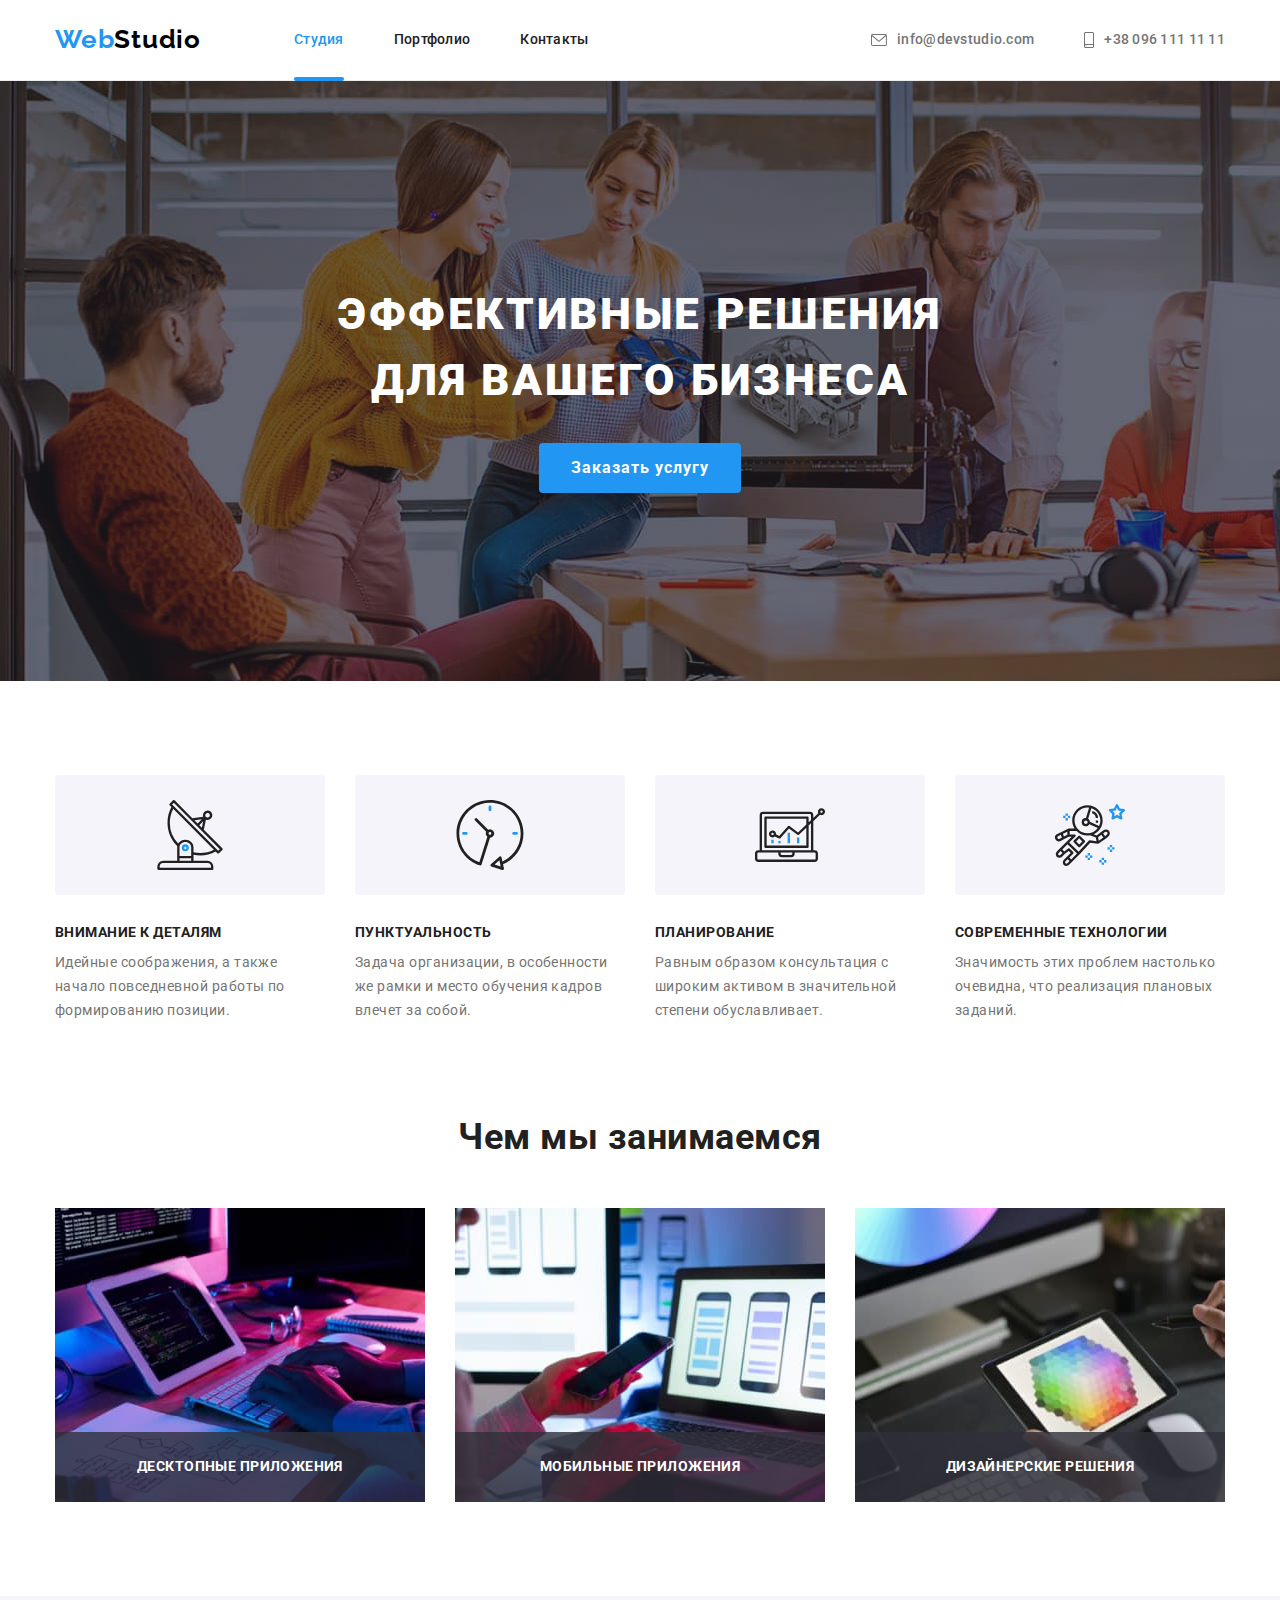
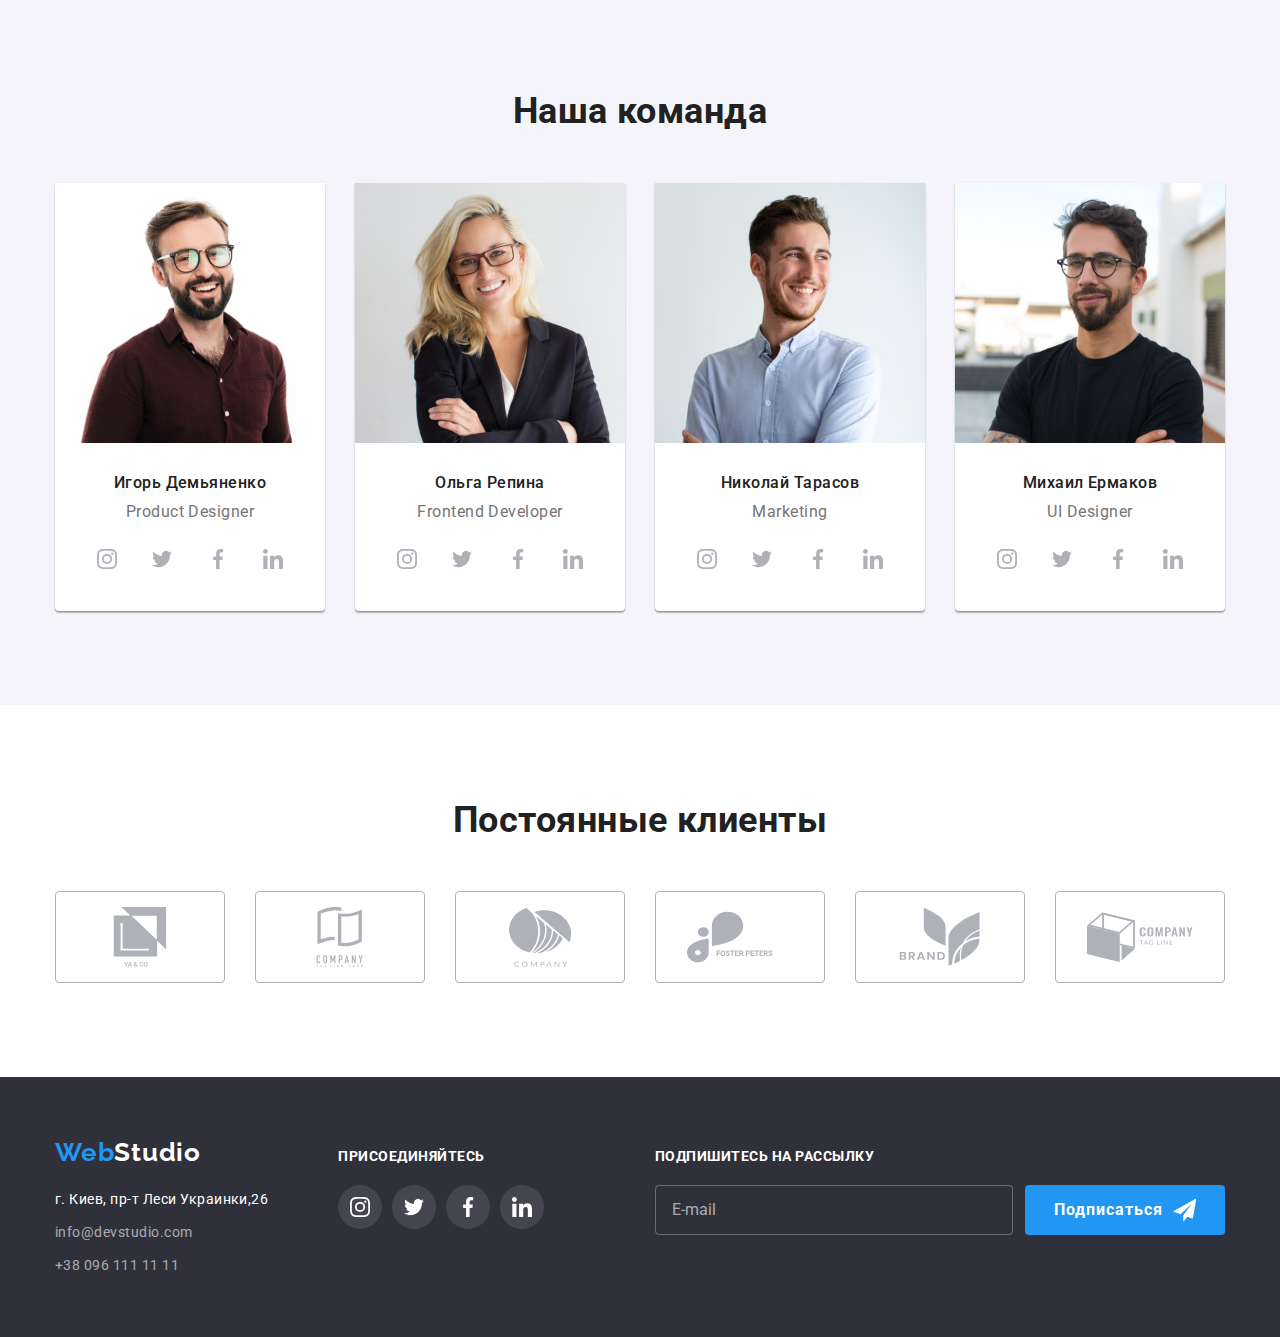
<file: index.html>
<!DOCTYPE html>
<html lang="ru">
  <head>
    <meta charset="UTF-8" />
    <meta http-equiv="X-UA-Compatible" content="IE=edge" />
    <meta name="viewport" content="width=device-width, initial-scale=1.0" />
    <title>Студия</title>
    <link
      href="https://fonts.googleapis.com/css2?family=Raleway:wght@700&family=Roboto:wght@400;500;700;900&display=swap"
      rel="stylesheet"
    />
    <link
      rel="stylesheet"
      href="https://cdnjs.cloudflare.com/ajax/libs/modern-normalize/1.1.0/modern-normalize.min.css"
    />
    <link rel="stylesheet" href="./css/styles.css" />
  </head>
  <body>
    <!-- Container Header -->

    <header class="header">
      <div class="header-page conteiner">
        <!-- Header Navigation -->
        <nav class="header-nav">
          <a lang="en" href="./index.html" class="logo-nav link">Web<span>Studio</span></a>
          <ul class="header-nav-list list">
            <li class="item current"><a href="./index.html" class="link current">Студия</a></li>
            <li class="item"><a href="./portfolio.html" class="link">Портфолио</a></li>
            <li class="item"><a href="" class="link">Контакты</a></li>
          </ul>
        </nav>

        <!-- Header Contects -->

        <ul class="header-contacts list">
          <li class="item">
            <a class="link" href="mailto:info@devstudio.com">
              <svg class="icon" width="16" height="12">
                <use href="./images/icons.svg#envelope"></use>
              </svg>
              info@devstudio.com
            </a>
          </li>
          <li class="item">
            <a class="link" href="tel:+380961111111">
              <svg class="icon" width="10" height="16">
                <use href="./images/icons.svg#smartphone"></use>
              </svg>
              +38 096 111 11 11
            </a>
          </li>
        </ul>
      </div>
    </header>

    <!-- Container About -->

    <main>
      <!-- section Hero -->
      <section class="hero">
        <div class="hero-page conteiner">
          <h1 class="hero-title">Эффективные решения для вашего бизнеса</h1>
          <button type="button" class="hero-button" data-modal-open>Заказать услугу</button>
        </div>
      </section>
      <!-- section Specifics -->
      <section class="specifics-content section">
        <div class="specifics-page conteiner">
          <h2 class="specifics-title visually-hidden">Особенности</h2>
          <ul class="specifics-list list">
            <li class="specifics-item">
              <div class="specifics-icon">
                <svg class="icon">
                  <use href="./images/icons.svg#antenna"></use>
                </svg>
              </div>
              <h3 class="specifics-caption">Внимание к деталям</h3>
              <p class="specifics-text">
                Идейные соображения, а также начало повседневной работы по формированию позиции.
              </p>
            </li>

            <li class="specifics-item">
              <div class="specifics-icon">
                <svg class="icon">
                  <use href="./images/icons.svg#clock"></use>
                </svg>
              </div>
              <h3 class="specifics-caption">Пунктуальность</h3>
              <p class="specifics-text">
                Задача организации, в особенности же рамки и место обучения кадров влечет за собой.
              </p>
            </li>

            <li class="specifics-item">
              <div class="specifics-icon">
                <svg class="icon">
                  <use href="./images/icons.svg#diagram"></use>
                </svg>
              </div>
              <h3 class="specifics-caption">Планирование</h3>
              <p class="specifics-text">
                Равным образом консультация с широким активом в значительной степени обуславливает.
              </p>
            </li>

            <li class="specifics-item">
              <div class="specifics-icon">
                <svg class="icon">
                  <use href="./images/icons.svg#astronaut"></use>
                </svg>
              </div>
              <h3 class="specifics-caption">Современные технологии</h3>
              <p class="specifics-text">
                Значимость этих проблем настолько очевидна, что реализация плановых заданий.
              </p>
            </li>
          </ul>
        </div>
      </section>
      <!-- section Features -->
      <section class="features-content section">
        <div class="conteiner">
          <h2 class="features-title section-title">Чем мы занимаемся</h2>
          <ul class="features-list list">
            <li class="features-item">
              <div class="features-item-thumb">
                <img
                  src="./images/box-1.jpg"
                  alt="Планшет с клавиатурой"
                  width="370"
                  height="294"
                />
                <div class="features-thumb">
                  <h3 class="features-caption">Десктопные приложения</h3>
                </div>
              </div>
            </li>

            <li class="features-item">
              <div class="features-item-thumb">
                <img src="./images/box-2.jpg" alt="Смартфон и ноутбук" width="370" height="294" />
                <div class="features-thumb">
                  <h3 class="features-caption">Мобильные приложения</h3>
                </div>
              </div>
            </li>

            <li class="features-item">
              <div class="features-item-thumb">
                <img
                  src="./images/box-3.jpg"
                  alt="Планшет с изображением"
                  width="370"
                  height="294"
                />
                <div class="features-thumb">
                  <h3 class="features-caption">Дизайнерские решения</h3>
                </div>
              </div>
            </li>
          </ul>
        </div>
      </section>

      <!-- section Team -->

      <section class="team-content section">
        <div class="conteiner">
          <h2 class="team-title section-title">Наша команда</h2>
          <ul class="team-list list">
            <li class="team-item">
              <img
                src="./images/team-card-1.jpg"
                alt="Мужчина в очках с бородой в коричневой рубашке"
                width="270"
                height="260"
              />
              <div class="team-card">
                <h3 class="team-caption">Игорь Демьяненко</h3>
                <p lang="en" class="team-text">Product Designer</p>
                <ul class="team-links-list list">
                  <li class="team-links-item">
                    <a class="team-links-icon" href="" aria-label="instagram">
                      <svg class="icon">
                        <use href="./images/icons.svg#instagram"></use>
                      </svg>
                    </a>
                  </li>

                  <li class="team-links-item">
                    <a class="team-links-icon" href="" aria-label="twitter">
                      <svg class="icon">
                        <use href="./images/icons.svg#twitter"></use>
                      </svg>
                    </a>
                  </li>

                  <li class="team-links-item">
                    <a class="team-links-icon" href="" aria-label="facebook">
                      <svg class="icon">
                        <use href="./images/icons.svg#facebook"></use>
                      </svg>
                    </a>
                  </li>

                  <li class="team-links-item">
                    <a class="team-links-icon" href="" aria-label="linkedin">
                      <svg class="icon">
                        <use href="./images/icons.svg#linkedin"></use>
                      </svg>
                    </a>
                  </li>
                </ul>
              </div>
            </li>

            <li class="team-item">
              <img
                src="./images/team-card-2.jpg"
                alt="Девушка с белыми волосами в очках в черном пиджаке"
                width="270"
                height="260"
              />
              <div class="team-card">
                <h3 class="team-caption">Ольга Репина</h3>
                <p lang="en" class="team-text">Frontend Developer</p>
                <ul class="team-links-list list">
                  <li class="team-links-item">
                    <a class="team-links-icon" href="" aria-label="instagram">
                      <svg class="icon">
                        <use href="./images/icons.svg#instagram"></use>
                      </svg>
                    </a>
                  </li>

                  <li class="team-links-item">
                    <a class="team-links-icon" href="" aria-label="twitter">
                      <svg class="icon">
                        <use href="./images/icons.svg#twitter"></use>
                      </svg>
                    </a>
                  </li>

                  <li class="team-links-item">
                    <a class="team-links-icon" href="" aria-label="facebook">
                      <svg class="icon">
                        <use href="./images/icons.svg#facebook"></use>
                      </svg>
                    </a>
                  </li>

                  <li class="team-links-item">
                    <a class="team-links-icon" href="" aria-label="linkedin">
                      <svg class="icon">
                        <use href="./images/icons.svg#linkedin"></use>
                      </svg>
                    </a>
                  </li>
                </ul>
              </div>
            </li>

            <li class="team-item">
              <img
                src="./images/team-card-3.jpg"
                alt="Мужчина в белой рубашке"
                width="270"
                height="260"
              />
              <div class="team-card">
                <h3 class="team-caption">Николай Тарасов</h3>
                <p lang="en" class="team-text">Marketing</p>
                <ul class="team-links-list list">
                  <li class="team-links-item">
                    <a class="team-links-icon" href="" aria-label="instagram">
                      <svg class="icon">
                        <use href="./images/icons.svg#instagram"></use>
                      </svg>
                    </a>
                  </li>

                  <li class="team-links-item">
                    <a class="team-links-icon" href="" aria-label="twitter">
                      <svg class="icon">
                        <use href="./images/icons.svg#twitter"></use>
                      </svg>
                    </a>
                  </li>

                  <li class="team-links-item">
                    <a class="team-links-icon" href="" aria-label="facebook">
                      <svg class="icon">
                        <use href="./images/icons.svg#facebook"></use>
                      </svg>
                    </a>
                  </li>

                  <li class="team-links-item">
                    <a class="team-links-icon" href="" aria-label="linkedin">
                      <svg class="icon">
                        <use href="./images/icons.svg#linkedin"></use>
                      </svg>
                    </a>
                  </li>
                </ul>
              </div>
            </li>

            <li class="team-item">
              <img
                src="./images/team-card-4.jpg"
                alt="Мужчина в очках с бородой в черной футболке"
                width="270"
                height="260"
              />
              <div class="team-card">
                <h3 class="team-caption">Михаил Ермаков</h3>
                <p lang="en" class="team-text">UI Designer</p>
                <ul class="team-links-list list">
                  <li class="team-links-item">
                    <a class="team-links-icon" href="" aria-label="instagram">
                      <svg class="icon">
                        <use href="./images/icons.svg#instagram"></use>
                      </svg>
                    </a>
                  </li>

                  <li class="team-links-item">
                    <a class="team-links-icon" href="" aria-label="twitter">
                      <svg class="icon">
                        <use href="./images/icons.svg#twitter"></use>
                      </svg>
                    </a>
                  </li>

                  <li class="team-links-item">
                    <a class="team-links-icon" href="" aria-label="facebook">
                      <svg class="icon">
                        <use href="./images/icons.svg#facebook"></use>
                      </svg>
                    </a>
                  </li>

                  <li class="team-links-item">
                    <a class="team-links-icon" href="" aria-label="linkedin">
                      <svg class="icon">
                        <use href="./images/icons.svg#linkedin"></use>
                      </svg>
                    </a>
                  </li>
                </ul>
              </div>
            </li>
          </ul>
        </div>
      </section>

      <!--section Clients -->

      <section class="clients-content section">
        <div class="conteiner">
          <h2 class="clients-title section-title">Постоянные клиенты</h2>
          <ul class="clients-list list">
            <li class="clients-item">
              <a class="clients-links" href="" aria-label="company-a">
                <svg class="icon" width="106" height="60">
                  <use href="./images/icons.svg#group-a"></use>
                </svg>
              </a>
            </li>

            <li class="clients-item">
              <a class="clients-links" href="" aria-label="company-b">
                <svg class="icon" width="106" height="60">
                  <use href="./images/icons.svg#group-b"></use>
                </svg>
              </a>
            </li>

            <li class="clients-item">
              <a class="clients-links" href="" aria-label="company-c">
                <svg class="icon" width="106" height="60">
                  <use href="./images/icons.svg#group-c"></use>
                </svg>
              </a>
            </li>

            <li class="clients-item">
              <a class="clients-links" href="" aria-label="company-d">
                <svg class="icon" width="106" height="60">
                  <use href="./images/icons.svg#group-d"></use>
                </svg>
              </a>
            </li>

            <li class="clients-item">
              <a class="clients-links" href="" aria-label="company-e">
                <svg class="icon" width="106" height="60">
                  <use href="./images/icons.svg#group-e"></use>
                </svg>
              </a>
            </li>

            <li class="clients-item">
              <a class="clients-links" href="" aria-label="company-f">
                <svg class="icon" width="106" height="60">
                  <use href="./images/icons.svg#group-f"></use>
                </svg>
              </a>
            </li>
          </ul>
        </div>
      </section>
    </main>

    <!-- Container Information -->

    <footer>
      <div class="conteiner">
        <!-- Address -->

        <div class="address-content">
          <a lang="en" href="./index.html" class="logo-footer link">Web<span>Studio</span></a>
          <address>
            <ul class="address-list list">
              <li>
                <a href="https://goo.gl/maps/yYDRXDm1d8VH44QLA" target="_blank" class="map link"
                  >г. Киев, пр-т Леси Украинки,26</a
                >
              </li>
              <li><a href="mailto:info@devstudio.com" class="mail link">info@devstudio.com</a></li>
              <li><a href="tel:+380961111111" class="tel link">+38 096 111 11 11</a></li>
            </ul>
          </address>
        </div>

        <!-- Footer Links -->

        <div class="footer-links-content">
          <b class="footer-links-caption">присоединяйтесь</b>
          <ul class="footer-links-list list">
            <li class="footer-links-item">
              <a class="footer-links-icon" href="" aria-label="instagram">
                <svg class="icon">
                  <use href="./images/icons.svg#instagram"></use>
                </svg>
              </a>
            </li>

            <li class="footer-links-item">
              <a class="footer-links-icon" href="" aria-label="twitter">
                <svg class="icon">
                  <use href="./images/icons.svg#twitter"></use>
                </svg>
              </a>
            </li>

            <li class="footer-links-item">
              <a class="footer-links-icon" href="" aria-label="facebook">
                <svg class="icon">
                  <use href="./images/icons.svg#facebook"></use>
                </svg>
              </a>
            </li>

            <li class="footer-links-item">
              <a class="footer-links-icon" href="" aria-label="linkedin">
                <svg class="icon">
                  <use href="./images/icons.svg#linkedin"></use>
                </svg>
              </a>
            </li>
          </ul>
        </div>

        <!-- Footer mailing -->

        <form name="footer-form" autocomplete="on" class="footer-form">
          <strong class="footer-form-titel">Подпишитесь на рассылку</strong>
          <div class="mailing-field">
            <input type="email" name="mail" placeholder="E-mail" class="mailing-input" />

            <button type="submit" class="footer-button">
              Подписаться
              <svg class="icon" width="24" height="24">
                <use href="./images/icons.svg#icon-send"></use>
              </svg>
            </button>
          </div>
        </form>
      </div>
    </footer>

    <!-- Model window -->

    <div class="backdrop is-hidden" data-modal>
      <div class="modal">
        <button class="modal-button" data-modal-close>
          <svg class="icon">
            <use href="./images/icons.svg#close-black"></use>
          </svg>
        </button>

        <!-- Modal form -->

        <form name="modal-form" autocomplete="on" class="modal-form">
          <b class="modal-form-titel">Оставьте свои данные, мы вам перезвоним</b>

          <div class="user-input">
            <div class="modal-form-field">
              <label class="modal-form-input">
                <span>Имя</span>
                <input type="text" name="user-name" autofocus />
                <svg class="icon" width="18" height="18">
                  <use href="./images/icons.svg#person"></use>
                </svg>
              </label>
            </div>

            <div class="modal-form-field">
              <label class="modal-form-input">
                <span>Телефон</span>
                <input type="tel" name="tel" />
                <svg class="icon" width="18" height="18">
                  <use href="./images/icons.svg#phone"></use>
                </svg>
              </label>
            </div>

            <div class="modal-form-field">
              <label class="modal-form-input">
                <span>Почта</span>
                <input type="email" name="email" />
                <svg class="icon" width="18" height="18">
                  <use href="./images/icons.svg#email"></use>
                </svg>
              </label>
            </div>

            <label class="modal-form-comment">
              <span>Комментарий</span>
              <textarea name="comment" placeholder="Введите текст"></textarea>
            </label>
          </div>

          <div class="modal-form-policy">
            <label class="policy-label">
              <input type="checkbox" name="policy" class="checkbox" />
              <span class="icon"></span>
              <span class="policy-text">Соглашаюсь с рассылкой и принимаю</span>
            </label>
            <a href="" class="link">Условия договора</a>
          </div>

          <button type="submit" class="modal-form-button">Отправить</button>
        </form>
      </div>
    </div>

    <script src="./js/modal.js"></script>
    <script>
      const { height: headerHeight } = document.querySelector('.header').getBoundingClientRect();
      document.body.style.paddingTop = `${headerHeight}px`;
    </script>
  </body>
</html>
</file>
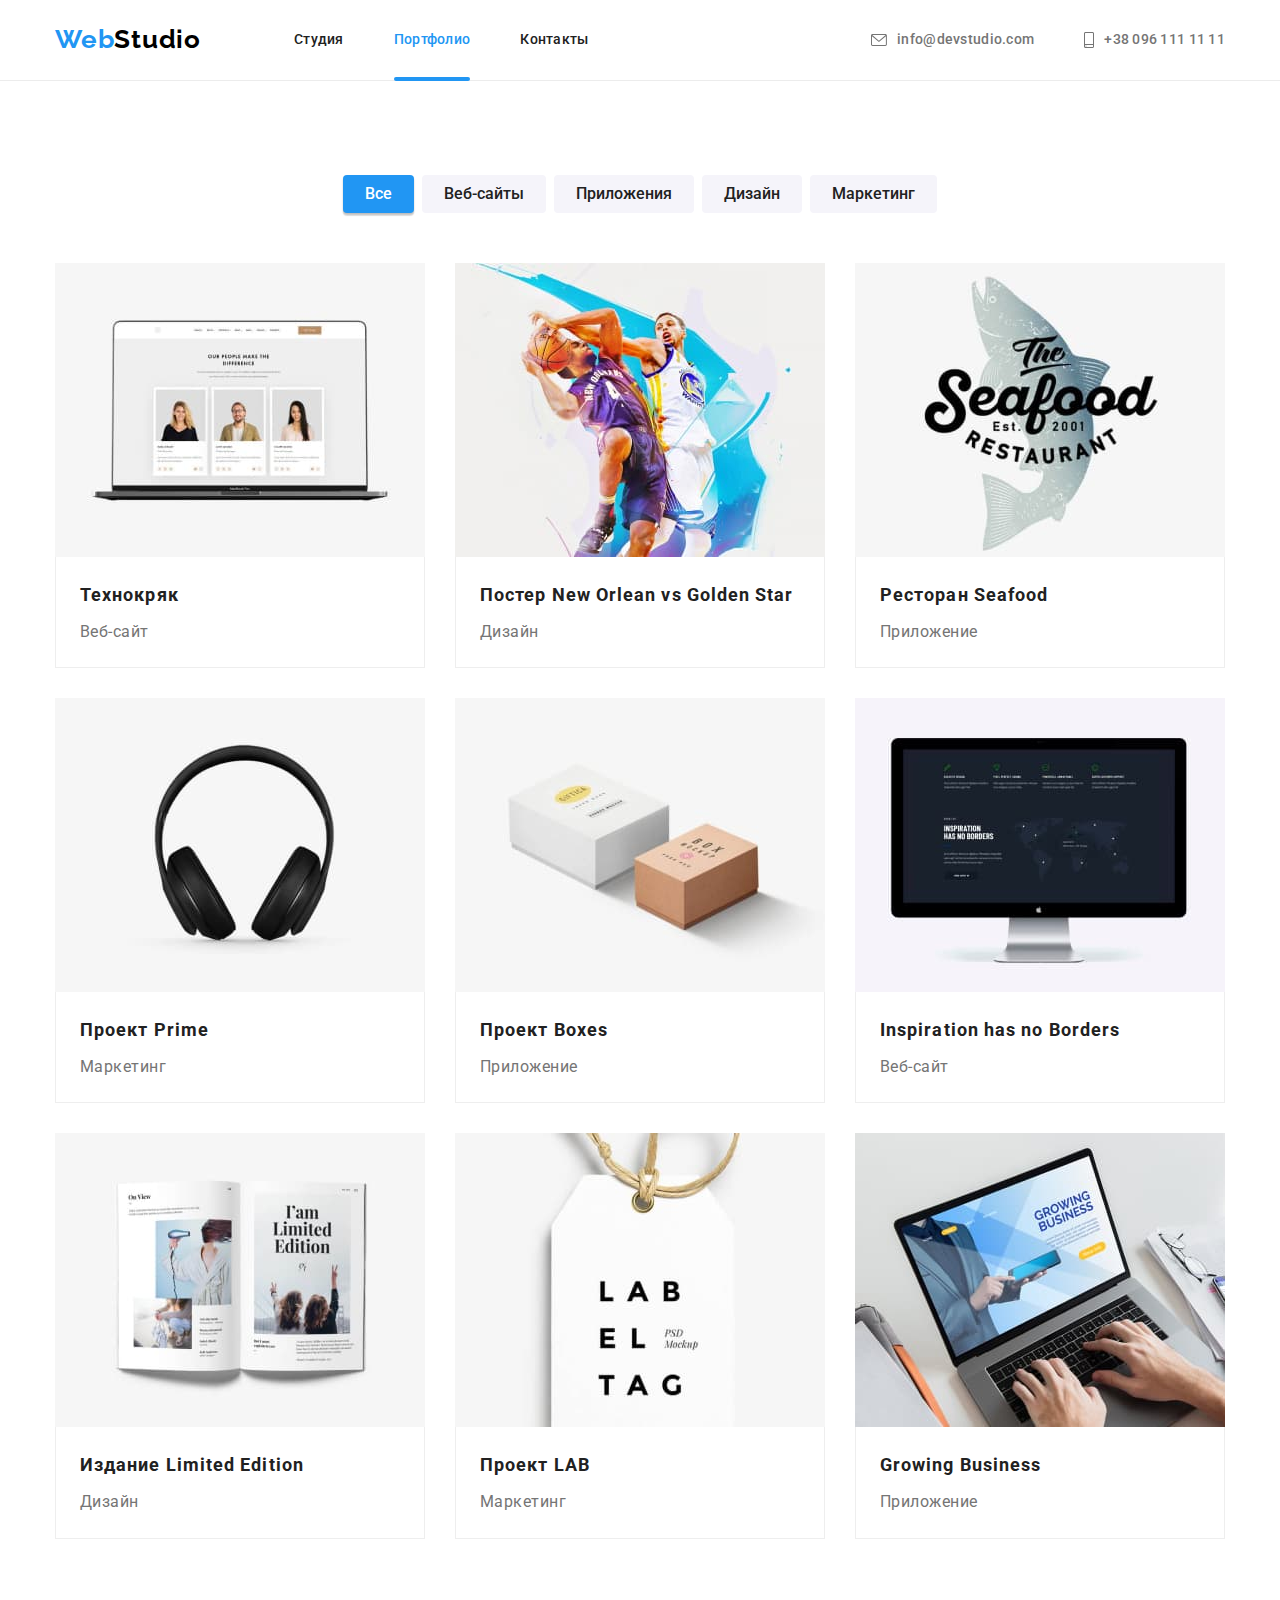
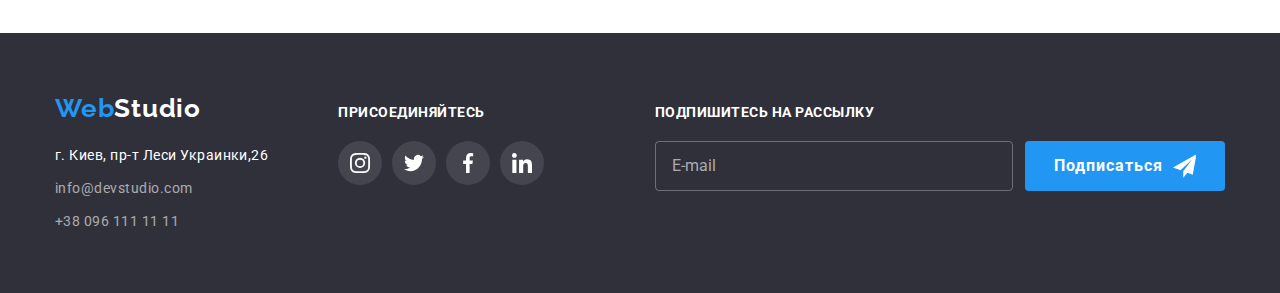
<file: portfolio.html>
<!DOCTYPE html>
<html lang="ru">
  <head>
    <meta charset="UTF-8" />
    <meta http-equiv="X-UA-Compatible" content="IE=edge" />
    <meta name="viewport" content="width=device-width, initial-scale=1.0" />
    <title>Портфолио</title>
    <link rel="preconnect" href="https://fonts.googleapis.com" />
    <link rel="preconnect" href="https://fonts.gstatic.com" crossorigin />
    <link
      href="https://fonts.googleapis.com/css2?family=Raleway:wght@700&family=Roboto:wght@400;500;700;900&display=swap"
      rel="stylesheet"
    />
    <link
      rel="stylesheet"
      href="https://cdnjs.cloudflare.com/ajax/libs/modern-normalize/1.1.0/modern-normalize.min.css"
    />
    <link rel="stylesheet" href="./css/styles.css" />
  </head>
  <body>
    <!-- Container Header -->

    <header class="header">
      <div class="header-page conteiner">
        <!-- Header Navigation -->
        <nav class="header-nav">
          <a lang="en" href="./index.html" class="logo-nav link">Web<span>Studio</span></a>
          <ul class="header-nav-list list">
            <li class="item"><a href="./index.html" class="link">Студия</a></li>
            <li class="item current">
              <a href="./portfolio.html" class="link current">Портфолио</a>
            </li>
            <li class="item"><a href="" class="link">Контакты</a></li>
          </ul>
        </nav>

        <!-- Header Contects -->

        <ul class="header-contacts list">
          <li class="item">
            <a class="link" href="mailto:info@devstudio.com">
              <svg class="icon" width="16" height="12">
                <use href="./images/icons.svg#envelope"></use>
              </svg>
              info@devstudio.com
            </a>
          </li>
          <li class="item">
            <a class="link" href="tel:+380961111111">
              <svg class="icon" width="10" height="16">
                <use href="./images/icons.svg#smartphone"></use>
              </svg>
              +38 096 111 11 11
            </a>
          </li>
        </ul>
      </div>
    </header>

    <!-- Container Portfolio -->

    <main>
      <!-- section Portfolio -->

      <section class="works-content section">
        <div class="warks-page conteiner">
          <!-- Potrfolio navigation -->

          <ul class="works-nav list">
            <li class="works-nav-item">
              <button type="button" class="works-button current">Все</button>
            </li>

            <li class="works-nav-item">
              <button type="button" class="works-button">Веб-сайты</button>
            </li>

            <li class="works-nav-item">
              <button type="button" class="works-button">Приложения</button>
            </li>

            <li class="works-nav-item">
              <button type="button" class="works-button">Дизайн</button>
            </li>

            <li class="works-nav-item">
              <button type="button" class="works-button">Маркетинг</button>
            </li>
          </ul>

          <!-- Works -->

          <h1 class="works-titel visually-hidden">Работы</h1>
          <ul class="works-list list">
            <li class="works-item">
              <a class="works-item-link link" href="">
                <div class="works-item-thumb">
                  <img
                    src="./images/portfol-1.jpg"
                    alt="ноутбук с вебсайтом"
                    width="370"
                    height="294"
                  />

                  <div class="works-info-thumb">
                    <p class="works-info">
                      Технокряк это современная площадка распространения коронавируса. Компании
                      используют эту платформу для цифрового шпионажа и атак на защищённые сервера
                      конкурентов.
                    </p>
                  </div>
                </div>

                <div class="works-card">
                  <h2 class="works-caption">Технокряк</h2>
                  <p class="works-text">Веб-сайт</p>
                </div>
              </a>
            </li>

            <li class="works-item">
              <a class="works-item-link link" href="">
                <div class="works-item-thumb">
                  <img src="./images/portfol-2.jpg" alt="баскетболисты" width="370" height="294" />
                  <div class="works-info-thumb">
                    <p class="works-info">
                      Lorem ipsum dolor sit amet consectetur adipisicing elit. Explicabo aliquam
                      ipsam enim dolor reiciendis repellat non, saepe obcaecati praesentium quas
                      repellendus rerum aspernatur accusantium in illum cupiditate minima provident
                      quae.
                    </p>
                  </div>
                </div>

                <div class="works-card">
                  <h2 class="works-caption">
                    Постер <span lang="en">New Orlean vs Golden Star</span>
                  </h2>
                  <p class="works-text">Дизайн</p>
                </div>
              </a>
            </li>

            <li class="works-item">
              <a class="works-item-link link" href="">
                <div class="works-item-thumb">
                  <img src="./images/portfol-3.jpg" alt="лого с рыбой" width="370" height="294" />
                  <div class="works-info-thumb">
                    <p class="works-info">
                      Lorem ipsum dolor sit amet consectetur adipisicing elit. Explicabo aliquam
                      ipsam enim dolor reiciendis repellat non, saepe obcaecati praesentium quas
                      repellendus rerum aspernatur accusantium in illum cupiditate minima provident
                      quae.
                    </p>
                  </div>
                </div>

                <div class="works-card">
                  <h2 class="works-caption">Ресторан <span lang="en">Seafood</span></h2>
                  <p class="works-text">Приложение</p>
                </div>
              </a>
            </li>

            <li class="works-item">
              <a class="works-item-link link" href="">
                <div class="works-item-thumb">
                  <img src="./images/portfol-4.jpg" alt="наушники" width="370" height="294" />
                  <div class="works-info-thumb">
                    <p class="works-info">
                      Lorem ipsum dolor sit amet consectetur adipisicing elit. Explicabo aliquam
                      ipsam enim dolor reiciendis repellat non, saepe obcaecati praesentium quas
                      repellendus rerum aspernatur accusantium in illum cupiditate minima provident
                      quae.
                    </p>
                  </div>
                </div>

                <div class="works-card">
                  <h2 class="works-caption">Проект <span>Prime</span></h2>
                  <p class="works-text">Маркетинг</p>
                </div>
              </a>
            </li>

            <li class="works-item">
              <a class="works-item-link link" href="">
                <div class="works-item-thumb">
                  <img src="./images/portfol-5.jpg" alt="две коробки" width="370" height="294" />
                  <div class="works-info-thumb">
                    <p class="works-info">
                      Lorem ipsum dolor sit amet consectetur adipisicing elit. Explicabo aliquam
                      ipsam enim dolor reiciendis repellat non, saepe obcaecati praesentium quas
                      repellendus rerum aspernatur accusantium in illum cupiditate minima provident
                      quae.
                    </p>
                  </div>
                </div>

                <div class="works-card">
                  <h2 class="works-caption">Проект <span lang="en">Boxes</span></h2>
                  <p class="works-text">Приложение</p>
                </div>
              </a>
            </li>

            <li class="works-item">
              <a class="works-item-link link" href="">
                <div class="works-item-thumb">
                  <img
                    src="./images/portfol-6.jpg"
                    alt="монитор компьютера"
                    width="370"
                    height="294"
                  />
                  <div class="works-info-thumb">
                    <p class="works-info">
                      Lorem ipsum dolor sit amet consectetur adipisicing elit. Explicabo aliquam
                      ipsam enim dolor reiciendis repellat non, saepe obcaecati praesentium quas
                      repellendus rerum aspernatur accusantium in illum cupiditate minima provident
                      quae.
                    </p>
                  </div>
                </div>
                <div class="works-card">
                  <h2 lang="en" class="works-caption">Inspiration has no Borders</h2>
                  <p class="works-text">Веб-сайт</p>
                </div>
              </a>
            </li>

            <li class="works-item">
              <a class="works-item-link link" href="">
                <div class="works-item-thumb">
                  <img
                    src="./images/portfol-7.jpg"
                    alt="развернутая книга"
                    width="370"
                    height="294"
                  />
                  <div class="works-info-thumb">
                    <p class="works-info">
                      Lorem ipsum dolor sit amet consectetur adipisicing elit. Explicabo aliquam
                      ipsam enim dolor reiciendis repellat non, saepe obcaecati praesentium quas
                      repellendus rerum aspernatur accusantium in illum cupiditate minima provident
                      quae.
                    </p>
                  </div>
                </div>
                <div class="works-card">
                  <h2 class="works-caption">Издание <span lang="en">Limited Edition</span></h2>
                  <p class="works-text">Дизайн</p>
                </div>
              </a>
            </li>

            <li class="works-item">
              <a class="works-item-link link" href="">
                <div class="works-item-thumb">
                  <img src="./images/portfol-8.jpg" alt="бирка с лого" width="370" height="294" />
                  <div class="works-info-thumb">
                    <p class="works-info">
                      Lorem ipsum dolor sit amet consectetur adipisicing elit. Explicabo aliquam
                      ipsam enim dolor reiciendis repellat non, saepe obcaecati praesentium quas
                      repellendus rerum aspernatur accusantium in illum cupiditate minima provident
                      quae.
                    </p>
                  </div>
                </div>
                <div class="works-card">
                  <h2 class="works-caption">Проект <span lang="en">LAB</span></h2>
                  <p class="works-text">Маркетинг</p>
                </div>
              </a>
            </li>

            <li class="works-item">
              <a class="works-item-link link" href="">
                <div class="works-item-thumb">
                  <img
                    src="./images/portfol-9.jpg"
                    alt="открытый ноутбук с руками"
                    width="370"
                    height="294"
                  />
                  <div class="works-info-thumb">
                    <p class="works-info">
                      Lorem ipsum dolor sit amet consectetur adipisicing elit. Explicabo aliquam
                      ipsam enim dolor reiciendis repellat non, saepe obcaecati praesentium quas
                      repellendus rerum aspernatur accusantium in illum cupiditate minima provident
                      quae.
                    </p>
                  </div>
                </div>
                <div class="works-card">
                  <h2 lang="en" class="works-caption">Growing Business</h2>
                  <p class="works-text">Приложение</p>
                </div>
              </a>
            </li>
          </ul>
        </div>
      </section>
    </main>

    <!-- Container Information -->

    <footer>
      <div class="conteiner">
        <!-- Address -->

        <div class="address-content">
          <a lang="en" href="./index.html" class="logo-footer link">Web<span>Studio</span></a>
          <address>
            <ul class="address-list list">
              <li>
                <a href="https://goo.gl/maps/yYDRXDm1d8VH44QLA" target="_blank" class="map link"
                  >г. Киев, пр-т Леси Украинки,26</a
                >
              </li>
              <li><a href="mailto:info@devstudio.com" class="mail link">info@devstudio.com</a></li>
              <li><a href="tel:+380961111111" class="tel link">+38 096 111 11 11</a></li>
            </ul>
          </address>
        </div>

        <!-- Footer Links -->

        <div class="footer-links-content">
          <b class="footer-links-caption">присоединяйтесь</b>
          <ul class="footer-links-list list">
            <li class="footer-links-item">
              <a class="footer-links-icon" href="" aria-label="instagram">
                <svg class="icon">
                  <use href="./images/icons.svg#instagram"></use>
                </svg>
              </a>
            </li>

            <li class="footer-links-item">
              <a class="footer-links-icon" href="" aria-label="twitter">
                <svg class="icon">
                  <use href="./images/icons.svg#twitter"></use>
                </svg>
              </a>
            </li>

            <li class="footer-links-item">
              <a class="footer-links-icon" href="" aria-label="facebook">
                <svg class="icon">
                  <use href="./images/icons.svg#facebook"></use>
                </svg>
              </a>
            </li>

            <li class="footer-links-item">
              <a class="footer-links-icon" href="" aria-label="linkedin">
                <svg class="icon">
                  <use href="./images/icons.svg#linkedin"></use>
                </svg>
              </a>
            </li>
          </ul>
        </div>

        <!-- Footer mailing -->

        <form name="footer-form" autocomplete="on" class="footer-form">
          <strong class="footer-form-titel">Подпишитесь на рассылку</strong>
          <div class="mailing-field">
            <input type="email" name="mail" placeholder="E-mail" class="mailing-input" />

            <button type="submit" class="footer-button">
              Подписаться
              <svg class="icon" width="24" height="24">
                <use href="./images/icons.svg#icon-send"></use>
              </svg>
            </button>
          </div>
        </form>
      </div>
    </footer>

    <script>
      const { height: headerHeight } = document.querySelector('.header').getBoundingClientRect();
      document.body.style.paddingTop = `${headerHeight}px`;
    </script>
  </body>
</html>
</file>
<file: css/styles.css>
/* основной цвет текста #757575 */
/* вторичный цвет текста #212121 */
/* дополнительный цвет белый #FFFFFF */
/* дополнительный цвет черный #000000 */
/* акцент #2196F3 */
/* вторичный цвет фона #2F303A */
/* вторичный цвет белого фона #F5F4FA */
:root {
  --primary-text-color: #757575;
  --secondary-text-color: #212121;
  --white-text-color: #ffffff;
  --black-text-color: #000000;
  --mailing-text-color: rgba(255, 255, 255, 0.6);
  --placeholder-text-color: rgba(117, 117, 117, 0.5);
  --accent-color: #2196f3;
  --accent-color-transparency: rgba(33, 150, 243, 0.9);
  --accent-color-secondary: #188ce8;
  --background-primary-color: #ffffff;
  --background-accent-color: #2f303a;
  --background-secondary-color: #f5f4fa;
  --background-img-color: #c4c4c4;
  --background-link-color: rgba(255, 255, 255, 0.1);
  --bg-linear-gradient: rgba(47, 48, 58, 0.4);
  --bg-secondary-gradient: rgba(47, 48, 58, 0.8);
  --bg-model-window: rgba(0, 0, 0, 0.2);
  --address-color: rgba(255, 255, 255, 0.6);
  --border: 1px solid #ececec;
  --border-secondary: 1px solid #eeeeee;
  --icon-color: #afb1b8;
  --border-icon: 1px solid #afb1b8;
  --border-icon-accent: 1px solid #2196f3;
  --border-footer-mailing: 1px solid rgba(255, 255, 255, 0.3);
  --border-model-input: 1px solid rgba(33, 33, 33, 0.2);
  --border-model-input-focus: 1px solid #2196F3;
  --box-shadow: 0px 1px 3px rgba(0, 0, 0, 0.12), 0px 1px 1px rgba(0, 0, 0, 0.14),
    0px 2px 1px rgba(0, 0, 0, 0.2);
  --box-shadow-works: 0px 4px 4px rgba(0, 0, 0, 0.25), 0px 1px 1px rgba(0, 0, 0, 0.12),
    0px 4px 4px rgba(0, 0, 0, 0.06), 1px 4px 6px rgba(0, 0, 0, 0.16);
  --box-shadow-works-nav: 0px 3px 1px rgba(0, 0, 0, 0.1), 0px 1px 2px rgba(0, 0, 0, 0.08),
    0px 2px 2px rgba(0, 0, 0, 0.12);
  --transition: 250ms cubic-bezier(0.4, 0, 0.2, 1);
}

body {
  background-color: var(--background-primary-color);
  color: var(--primary-text-color);

  font-family: 'Roboto', sans-serif;
  letter-spacing: 0.03em;
}
h1,
h2,
h3,
ul,
p {
  margin: 0;
}
img {
  display: block;
  max-width: 100%;
  height: auto;
}
.conteiner {
  width: 1200px;
  margin-left: auto;
  margin-right: auto;
  padding: 0 15px;
}
.link {
  text-decoration: none;
}
.list {
  padding: 0;
  margin: 0;
  list-style: none;
}
.visually-hidden {
  position: absolute;
  width: 1px;
  height: 1px;
  margin: -1px;
  border: 0;
  padding: 0;
  clip: rect(0 0 0 0);
  overflow: hidden;
}
/* ------------------------------------LOGO------------------------------ */

.logo-nav,
.logo-footer {
  color: var(--accent-color);

  font-family: 'Raleway', sans-serif;
  font-weight: 700;
  font-size: 26px;
  line-height: 1.2;
  letter-spacing: 0.03em;
}
.logo-nav.link {
  padding: 24px 0;
}
.logo-nav span {
  color: var(--black-text-color);
}
.logo-footer {
  display: inline-block;
  margin-bottom: 20px;
}
.logo-footer span {
  color: var(--white-text-color);
}

/* ------------------------------Conteiner Header------------------------ */

.header {
  position: fixed;
  top: 0;
  left: 0;
  width: 100%;
  min-height: 80px;
  z-index: 1;

  border-bottom: var(--border);
  background-color: var(--background-primary-color);

  font-weight: 500;
  font-size: 14px;
  line-height: 1.14;
  letter-spacing: 0.02em;
}
.header-page {
  display: flex;
}
/* --------------------------Header navigation---------------------------- */

.header-nav {
  display: flex;
  align-items: center;
}
.header-nav-list {
  position: relative;
  display: flex;
  margin-left: 93px;
}
.header-nav-list .link {
  display: block;
  padding: 32px 0;
  color: var(--secondary-text-color);
  transition: color var(--transition);
}
.header-nav-list .link.current,
.header-nav-list .link:hover,
.header-nav-list .link:focus {
  color: var(--accent-color);
}
.header-nav-list > .item:not(:last-child) {
  margin-right: 50px;
}
.header-nav-list > .item.current {
  position: relative;
}
.header-nav-list > .item.current::after {
  position: absolute;
  left: 0;
  bottom: -1px;

  display: inline-block;
  content: '';
  width: 100%;
  height: 4px;
  border-radius: 2px;
  background-color: var(--accent-color);
}

/* -------------------------------Header Contects-------------------------- */

.header-contacts {
  display: flex;
  margin-left: auto;
}
.header-contacts > .item + .item {
  margin-left: 50px;
}
.header-contacts .link {
  display: flex;
  padding: 32px 0;
  align-items: center;
  color: var(--primary-text-color);
  transition: color var(--transition);
}
.header-contacts .link:hover,
.header-contacts .link:focus {
  color: var(--accent-color);
}
.header-contacts .link > .icon {
  display: inline-block;
  margin-right: 10px;
  fill: var(--primary-text-color);
  transition: color var(--transition);
}
.header-contacts .link:hover .icon,
.header-contacts .link:focus .icon {
  fill: var(--accent-color);
}

/* ---------------------------------Hero-------------------------------- */

.hero {
  max-width: 1600px;
  height: 600px;
  margin-left: auto;
  margin-right: auto;
  padding: 200px 0;
  background-color: var(--background-img-color);
  background-image: linear-gradient(to right, var(--bg-linear-gradient), var(--bg-linear-gradient)),
    url(../images/bg-img.jpg);
  background-size: 1600px;
  background-position: cover;
  background-repeat: no-repeat;
  text-align: center;
}
.hero-page {
  width: 696px;
}
.hero-title {
  margin-bottom: 30px;
  color: var(--white-text-color);

  font-weight: 900;
  font-size: 44px;
  line-height: 1.5;
  text-align: center;
  letter-spacing: 0.06em;
  text-transform: uppercase;
}

/* -------------------------------Sections------------------------------- */

.section {
  padding: 94px 0;
}
.section-title {
  color: var(--secondary-text-color);

  font-weight: 700;
  font-size: 36px;
  line-height: 1.17;
  text-align: center;
}

/* ----------------------------------Specifics-------------------------- */

.specifics-list {
  display: flex;
}
.specifics-item {
  max-width: 270px;
}
.specifics-item:not(:last-child) {
  margin-right: 30px;
}
.specifics-icon {
  display: flex;
  height: 120px;
  margin-bottom: 30px;
  background-color: var(--background-secondary-color);
  border-radius: 4px;
  justify-content: center;
  align-items: center;
}
.specifics-icon .icon {
  width: 70px;
  height: 70px;
}
.specifics-caption {
  color: var(--secondary-text-color);
  margin-bottom: 10px;

  font-weight: 700;
  font-size: 14px;
  line-height: 1.14;
  text-transform: uppercase;
}
.specifics-text {
  font-size: 14px;
  line-height: 1.7;
}

/* --------------------------------Features------------------------------ */

.features-content.section {
  padding-top: 0;
}
.features-title {
  margin-bottom: 50px;
}
.features-list {
  display: flex;
}
.features-item:not(:last-child) {
  margin-right: 30px;
}
.features-item-thumb {
  position: relative;
}
.features-thumb {
  display: flex;
  position: absolute;
  bottom: 0;
  width: 100%;
  height: 70px;
  justify-content: center;
  align-items: center;
  background-color: var(--bg-secondary-gradient);
}
.features-caption {
  color: var(--white-text-color);

  font-weight: 700;
  font-size: 14px;
  line-height: 1.14;
  text-align: center;
  letter-spacing: 0.03em;
  text-transform: uppercase;
}

/* --------------------------------Team---------------------------------- */

.team-content {
  background-color: var(--background-secondary-color);
}
.team-title {
  margin-bottom: 50px;
}
.team-list {
  display: flex;
}
.team-item {
  max-width: 270px;
  border-radius: 0px 0px 4px 4px;
  background-color: var(--background-primary-color);
  box-shadow: var(--box-shadow);
}
.team-item:not(:last-child) {
  margin-right: 30px;
}
.team-card {
  padding: 30px;
}
.team-caption {
  color: var(--secondary-text-color);
  margin-bottom: 10px;

  font-weight: 500;
  font-size: 16px;
  line-height: 1.19;
  text-align: center;
}
.team-text {
  font-size: 16px;
  line-height: 1.19;
  text-align: center;
  margin-bottom: 16px;
}
.team-links-list {
  display: flex;
  justify-content: space-between;
}
.team-links-icon {
  display: flex;
  justify-content: center;
  align-items: center;
  width: 44px;
  height: 44px;
  border-radius: 50%;
  transition: background-color var(--transition);
}
.team-links-icon:hover,
.team-links-icon:focus {
  background-color: var(--accent-color);
}
.team-links-icon > .icon {
  width: 20px;
  height: 20px;
  fill: var(--icon-color);
  transition: fill var(--transition);
}
.team-links-icon:hover .icon,
.team-links-icon:focus .icon {
  fill: var(--background-primary-color);
}

/* -------------------------------Clients------------------------------- */

.clients-title {
  margin-bottom: 50px;
}
.clients-list {
  display: flex;
}
.clients-item:not(:last-child) {
  margin-right: 30px;
}
.clients-links {
  display: flex;
  justify-content: center;
  align-items: center;
  width: 170px;
  height: 92px;
  border: var(--border-icon);
  border-radius: 4px;
  transition: border var(--transition);
}
.clients-links:hover,
.clients-links:focus {
  border: var(--border-icon-accent);
}
.clients-links > .icon {
  fill: var(--icon-color);
  transition: fill var(--transition);
}
.clients-links:hover .icon,
.clients-links:focus .icon {
  fill: var(--accent-color);
}

/* ---------------------------------Footer---------------------------- */

footer {
  padding-top: 60px;
  padding-bottom: 60px;
  background-color: var(--background-accent-color);
}
footer > .conteiner {
  display: flex;
  align-items: baseline;
}

/* ---------------------------Footer address---------------------------- */

.address-content {
  margin-right: 70px;
}
.address-list {
  font-style: normal;
  font-size: 14px;
  line-height: 1.7;
}
.address-list > li:not(:last-child) {
  margin-bottom: 9px;
}
.address-list .map {
  color: var(--white-text-color);
  transition: color var(--transition);
}
.address-list .mail,
.address-list .tel {
  color: var(--address-color);
  transition: color var(--transition);
}
.address-list .map:hover,
.address-list .mail:hover,
.address-list .tel:hover,
.address-list .map:focus,
.address-list .mail:focus,
.address-list .tel:focus {
  color: var(--accent-color);
}

/* ------------------------------Footer links--------------------------- */

.footer-links-caption {
  display: inline-block;
  margin-bottom: 20px;
  color: var(--white-text-color);

  font-weight: 700;
  font-size: 14px;
  line-height: 1.14;
  text-transform: uppercase;
}
.footer-links-list {
  display: flex;
}
.footer-links-item:not(:last-child) {
  margin-right: 10px;
}
.footer-links-icon {
  display: flex;
  justify-content: center;
  align-items: center;
  width: 44px;
  height: 44px;
  background-color: var(--background-link-color);
  border-radius: 50%;
  transition: background-color var(--transition);
}

.footer-links-icon:hover,
.footer-links-icon:focus {
  background-color: var(--accent-color);
}
.footer-links-icon > .icon {
  width: 20px;
  height: 20px;
  fill: var(--background-primary-color);
}

/* ------------------------------Footer mailing----------------------- */

.footer-form {
  display: flex;
  flex-direction: column;
  width: 570px;
  margin-left: auto;
}
.footer-form-titel {
  margin-bottom: 20px;
  color: var(--white-text-color);

  font-weight: 700;
  font-size: 14px;
  line-height: 1.14;
  text-transform: uppercase;
}
.mailing-field {
  display: flex;

  align-items: stretch;
}


.mailing-input {
  display: inline-block;
  padding-left: 16px;
  width: 100%;
  border: var(--border-footer-mailing);
  border-radius: 4px;
  background-color: transparent;

 color: var(--mailing-text-color);
}
.mailing-input::placeholder {
  color: var(--mailing-text-color);

  font-size: 16px;
  line-height: 1.25px;
}

/* ---------------------Portfolio navigation-------------------------- */

.works-nav {
  margin-bottom: 50px;
  display: flex;
  justify-content: center;
}
.works-nav-item:not(:last-child) {
  margin-right: 8px;
}

/* -----------------------------Portfolio Works---------------------- */

.works-list {
  display: flex;
  flex-wrap: wrap;
}
.works-item {
  width: 370px;
  margin-right: 30px;
  margin-bottom: 30px;
}
.works-item:nth-child(3n) {
  margin-right: 0;
}
.works-item:nth-last-child(-n + 3) {
  margin-bottom: 0;
}
.works-item-link {
  display: block;
  transition: box-shadow var(--transition);
}
.works-item-link:hover,
.works-item-link:focus {
  box-shadow: var(--box-shadow-works);
}
.works-item-thumb {
  position: relative;
  overflow: hidden;
}
.works-info-thumb {
  position: absolute;
  top: 0;
  left: 0;
  width: 100%;
  height: 100%;
  padding: 63px 24px;
  background-color: var(--accent-color-transparency);

  transition: transform var(--transition), opacity var(--transition);
  transform: translateY(100%);

  overflow: auto;
  opacity: 0;
}
.works-item-link:hover .works-info-thumb,
.works-item-link:focus .works-info-thumb {
  transform: translateY(0);
  opacity: 1;
}
.works-info {
  color: var(--white-text-color);
  font-size: 18px;
  line-height: 1.56;
}
.works-card {
  border: var(--border-secondary);
  border-top: none;
  padding: 20px 24px;
}
.works-caption {
  color: var(--secondary-text-color);
  margin-bottom: 4px;

  font-weight: 700;
  font-size: 18px;
  line-height: 2;
  letter-spacing: 0.06em;
}
.works-text {
  color: var(--primary-text-color);
  font-style: normal;
  font-size: 16px;
  line-height: 1.9;
}

/* ---------------------------Button------------------------- */

.hero-button,
.works-button,
.footer-button,
.modal-form-button {
  display: inline-block;
  font-family: inherit;
  text-align: center;
  border: 0;
  border-radius: 4px;
  transition: background-color var(--transition), color var(--transition);
}

.hero-button,
.footer-button,
.modal-form-button {
  min-width: 200px;
  padding: 10px 32px;
  background-color: var(--accent-color);
  color: var(--white-text-color);
  cursor: pointer;

  transition: background-color var(--transition), color var(--transition);

  font-weight: 700;
  font-size: 16px;
  line-height: 1.9;
  letter-spacing: 0.06em;
}
.footer-button {
  display: flex;
  align-items: center;
  margin-left: 12px;
  padding: 10px 29px;
}
.footer-button > .icon {
  display: inline-block;
  width: 24px;
  height: 24px;
  margin-left: 10px;
}
.modal-form-button {
  box-shadow: var(--box-shadow);
}

.hero-button:hover,
.hero-button:focus,
.footer-button:hover,
.footer-button:focus,
.modal-form-button:hover,
.modal-form-button:focus {
  background-color: var(--accent-color-secondary);
  color: var(--white-text-color);
}
.works-button {
  padding: 6px 22px;
  background-color: var(--background-secondary-color);
  color: var(--secondary-text-color);
  cursor: pointer;

  transition: background-color var(--transition), color var(--transition),
    box-shadow var(--transition);

  font-weight: 500;
  font-size: 16px;
  line-height: 1.6;
}
.works-button.current,
.works-button:hover,
.works-button:focus {
  background-color: var(--accent-color);
  color: var(--white-text-color);
  box-shadow: var(--box-shadow-works-nav);
}

/* -----------------------------Model window-------------------- */

.backdrop {
  position: fixed;
  top: 0;
  left: 0;
  width: 100%;
  height: 100%;
  z-index: 2;
  background-color: var(--bg-model-window);

  opacity: 1;
  transition: opacity var(--transition), visibility var(--transition);
}
.backdrop.is-hidden {
  visibility: hidden;
  opacity: 0;
  pointer-events: none;
}
.backdrop.is-hidden .modal {
  transform: translate(-50%, -50%) scale(1.1);
}
.modal {
  position: absolute;
  top: 50%;
  left: 50%;

  min-width: 528px;
  min-height: 581px;
  padding: 40px;

  border-radius: 4px;
  background-color: var(--background-primary-color);
  box-shadow: var(--box-shadow);

  transform: translate(-50%, -50%) scale(1);
  transition: transform var(--transition);
}
.modal-button {
  position: absolute;
  top: 8px;
  right: 8px;

  display: flex;
  justify-content: center;
  align-items: center;

  margin: 0;
  padding: 0;
  width: 30px;
  height: 30px;

  border-radius: 50%;
  border: 1px solid rgba(0, 0, 0, 0.1);
  background-color: var(--background-primary-color);
  cursor: pointer;
}
.modal-button > .icon {
  width: 18px;
  height: 18px;
  transition: fill var(--transition);
}
.modal-button:hover .icon {
  fill: var(--accent-color);
}

/* ----------------------Model form------------------------------ */

.modal-form {
  display: flex;
  flex-direction: column;
  align-items: center;
}
.modal-form-titel {
  display: inline-block;
  margin-bottom: 12px;
  color: var(--secondary-text-color);

  font-weight: 700;
  font-size: 20px;
  line-height: 1.15;
  text-align: center;
}
.user-input {
  display: flex;
  flex-direction: column;
  width: 100%;
  margin-bottom: 20px;
}
.modal-form-field {
  display: flex;
  flex-direction: column;
  margin-bottom: 10px;
}
.modal-form-input > span,
.modal-form-comment > span {
  margin-bottom: 4px;

  font-size: 12px;
  line-height: 1.17;
  letter-spacing: 0.01em;
}
.modal-form-input {
  position: relative;
  display: flex;
  flex-direction: column;
}
.modal-form-input > input {
  padding: 11px 12px;
  padding-left: 42px;
  height: 40px;
  border: var(--border-model-input);
  border-radius: 4px;
  outline: 0px;

  transition: border var(--transition);

  font-size: 12px;
  line-height: 1.17;
  letter-spacing: 0.01em;
}
.modal-form-input > input:hover,
.modal-form-input > input:focus,
.modal-form-comment > textarea:hover,
.modal-form-comment > textarea:focus {
  border: var(--border-model-input-focus);
  cursor: pointer;
}
.modal-form-input > input:hover + .icon,
.modal-form-input > input:focus + .icon {
  fill: var(--accent-color);
  cursor: pointer;
}
.modal-form-input > .icon {
position: absolute;
bottom: 0;
left: 12px;
 transform: translateY(-11px);
 transition: fill var(--transition);
}
.modal-form-comment {
  display: flex;
  flex-direction: column;
}
.modal-form-comment > textarea {
  padding: 12px 16px;
  width: 100%;
  height: 120px;
  border: var(--border-model-input);
  border-radius: 4px;
  resize: none;
  outline: 0px;

  font-size: 12px;
  line-height: 1.17;
  letter-spacing: 0.01em;
}
.modal-form-comment > textarea::placeholder {
  color: var(--placeholder-text-color);
  font-size: 12px;
  line-height: 1.17;
  letter-spacing: 0.01em;
}
.modal-form-policy {
  display: inline-flex;
  align-items: center;
  margin-bottom: 30px;
}
.policy-label {
  display: inline-flex;
  align-items: center;
  cursor: pointer;
}

.checkbox {
  position: absolute;
  width: 1px;
  height: 1px;
  margin: -1px;
  border: 0;
  padding: 0;
  clip: rect(0 0 0 0);
  overflow: hidden;
}
.policy-label > .icon {
  display: inline-block;
  width: 16px;
  height: 15px;
  margin-right: 7px;

  background-image: url(../images/icon-check-1.svg);
  background-repeat: no-repeat;
  background-size: contain;
  background-position: center;
  
}
.checkbox:checked + .icon {
  background-image: url(../images/icon-check-2.svg);
  background-repeat: no-repeat;
  background-size: contain;
  background-position: center;
}
.policy-text {
  font-size: 14px;
  line-height: 1.71;
}
.modal-form-policy > a {
  margin-left: 3px;
  color: var(--accent-color);
  font-size: 14px;
  line-height: 1.71;
  text-decoration-line: underline;
}
</file>
